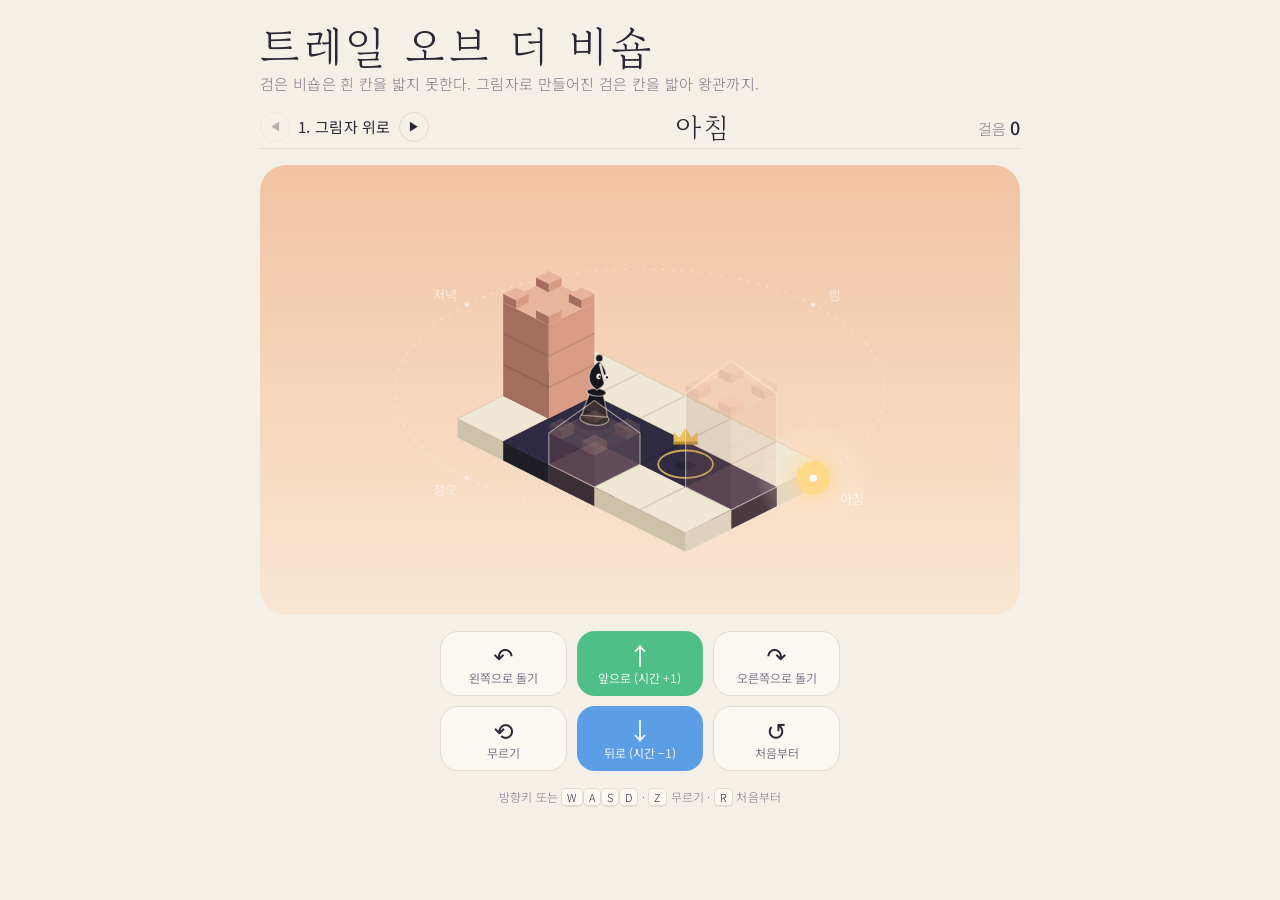
<file: index.html>
<!doctype html>
<html lang="ko">
<head>
<meta charset="utf-8">
<meta name="viewport" content="width=device-width, initial-scale=1, viewport-fit=cover">
<title>트레일 오브 더 비숍</title>
<meta name="claude:viewport-fit-sides" content="cover">
<link rel="stylesheet" href="https://fonts.googleapis.com/css2?family=Gowun+Batang:wght@400;700&family=Noto+Sans+KR:wght@300;400;500&display=swap">
<link rel="stylesheet" href="style.css">
</head>
<body>
<main class="app">
  <header class="top">
    <h1>트레일 오브 더 비숍</h1>
    <p class="tagline">검은 비숍은 흰 칸을 밟지 못한다. 그림자로 만들어진 검은 칸을 밟아 왕관까지.</p>
  </header>

  <section class="hud" aria-label="상태">
    <div class="hud-level">
      <button id="prevLevel" type="button" aria-label="이전 스테이지">◀</button>
      <span id="levelName">스테이지</span>
      <button id="nextLevel" type="button" aria-label="다음 스테이지">▶</button>
    </div>
    <div class="hud-time" id="timeLabel" aria-label="시각">06:00</div>
    <div class="hud-moves">걸음 <span id="moves">0</span></div>
  </section>

  <section class="sky" id="sky">
    <canvas id="board" width="640" height="420" aria-label="게임 보드"></canvas>
    <div class="overlay" id="overlay" hidden>
      <div class="card" role="dialog" aria-labelledby="overlayTitle">
        <h2 id="overlayTitle">클리어!</h2>
        <p id="overlayText"></p>
        <div class="row">
          <button class="btn" id="btnAgain" type="button">다시 하기</button>
          <button class="btn primary" id="btnNext" type="button">다음 스테이지</button>
        </div>
      </div>
    </div>
  </section>

  <section class="pad" aria-label="조작">
    <button type="button" data-action="L"><span class="k">↶</span><span class="l">왼쪽으로 돌기</span></button>
    <button type="button" class="fwd" data-action="F"><span class="k">↑</span><span class="l">앞으로 (시간 +1)</span></button>
    <button type="button" data-action="R"><span class="k">↷</span><span class="l">오른쪽으로 돌기</span></button>
    <button type="button" data-action="undo"><span class="k">⟲</span><span class="l">무르기</span></button>
    <button type="button" class="back" data-action="B"><span class="k">↓</span><span class="l">뒤로 (시간 −1)</span></button>
    <button type="button" data-action="restart"><span class="k">↺</span><span class="l">처음부터</span></button>
  </section>

  <p class="keys">방향키 또는 <kbd>W</kbd><kbd>A</kbd><kbd>S</kbd><kbd>D</kbd> · <kbd>Z</kbd> 무르기 · <kbd>R</kbd> 처음부터</p>
</main>
<script src="engine.js"></script>
<script src="levels.js"></script>
<script src="game.js"></script>
</body>
</html>
</file>
<file: style.css>
/* 레이아웃: 한 열 가운데 정렬. 제목 → HUD → 하늘(판) → 조작 → 설명.
   아트: 체스 × 모뉴먼트 밸리. 파스텔 바탕, 얇은 세리프 제목, 선은 가늘게, 그림자는 거의 없이. */
:root {
  --bg: #f4efe7;          /* 상아색 종이 */
  --fg: #2a2634;          /* 먹색 */
  --muted: #7d7588;
  --panel: #fbf8f3;
  --line: #e3dbcf;
  --accent: #c98b7b;      /* 탑의 분홍빛 테라코타 */
  --accent-ink: #fff8f2;
  --fwd: #4fbf87;         /* 앞 칸 민트 */
  --back: #5b9ee6;        /* 뒤 칸 하늘 */
  --font-display: 'Gowun Batang', 'Noto Serif KR', Georgia, serif;
  --font-body: 'Noto Sans KR', system-ui, -apple-system, 'Segoe UI', 'Malgun Gothic', sans-serif;
}
@media (prefers-color-scheme: dark) {
  :root:not([data-theme="light"]) {
    --bg: #1b1927; --fg: #ece6f0; --muted: #9d96ad; --panel: #262436; --line: #39354d;
    --accent: #e0a090; --accent-ink: #1b1927; --fwd: #4fbf87; --back: #5b9ee6;
    color-scheme: dark;
  }
}
:root[data-theme="dark"] {
  --bg: #1b1927; --fg: #ece6f0; --muted: #9d96ad; --panel: #262436; --line: #39354d;
  --accent: #e0a090; --accent-ink: #1b1927; --fwd: #4fbf87; --back: #5b9ee6;
  color-scheme: dark;
}

* { box-sizing: border-box; }
[hidden] { display: none !important; }
body {
  margin: 0;
  background: var(--bg);
  color: var(--fg);
  font-family: var(--font-body);
  font-weight: 300;
  font-size: 15px;
  line-height: 1.6;
  padding-left: max(16px, env(safe-area-inset-left, 0px));
  padding-right: max(16px, env(safe-area-inset-right, 0px));
  padding-block: 22px 44px;
}
.app { max-width: 760px; margin: 0 auto; display: grid; gap: 16px; }

.top { display: grid; gap: 2px; }
.top h1 {
  font-family: var(--font-display);
  font-weight: 400;
  font-size: 44px;
  line-height: 1.1;
  margin: 0;
  letter-spacing: 0.08em;
  text-wrap: balance;
}
.top .tagline { margin: 0; color: var(--muted); letter-spacing: 0.02em; }

.hud {
  display: flex; flex-wrap: wrap; align-items: center; justify-content: space-between; gap: 8px 16px;
  font-variant-numeric: tabular-nums;
  padding-bottom: 6px;
  border-bottom: 1px solid var(--line);
}
.hud-level { display: flex; align-items: center; gap: 8px; min-width: 0; }
.hud-level button {
  width: 30px; height: 30px; border-radius: 50%; border: 1px solid var(--line);
  background: transparent; color: var(--fg); cursor: pointer; font-size: 12px;
}
.hud-level button:disabled { opacity: 0.3; cursor: default; }
.hud-level span { font-weight: 400; letter-spacing: 0.02em; }
.hud-time { font-family: var(--font-display); font-size: 28px; line-height: 1; letter-spacing: 0.12em; }
.hud-moves { color: var(--muted); }
.hud-moves span { color: var(--fg); font-weight: 500; font-size: 18px; }

.sky {
  position: relative;
  border-radius: 26px;
  padding: 10px 10px 14px;
  overflow: hidden;
  background: linear-gradient(180deg, #f2c3a2 0%, #f9e7d4 100%);
}
canvas#board { display: block; width: 100%; height: auto; margin: 0 auto; touch-action: manipulation; }

.overlay {
  position: absolute; inset: 0; display: grid; place-items: center;
  background: rgba(42,38,52,0.42); padding: 16px;
}
.overlay .card {
  background: var(--panel); color: var(--fg);
  border-radius: 20px; padding: 26px 30px; display: grid; gap: 12px; text-align: center;
  min-width: min(100%, 260px);
  box-shadow: 0 16px 48px rgba(30,20,50,0.25);
}
.overlay h2 { font-family: var(--font-display); font-weight: 400; font-size: 32px; margin: 0; line-height: 1; letter-spacing: 0.1em; }
.overlay p { margin: 0; color: var(--muted); }
.overlay .row { display: flex; gap: 8px; justify-content: center; flex-wrap: wrap; }

button.btn {
  font-family: var(--font-body);
  font-size: 15px; padding: 10px 18px; border-radius: 999px;
  border: 1px solid var(--line); background: var(--panel); color: var(--fg); cursor: pointer;
  touch-action: manipulation;
}
button.btn.primary { background: var(--fg); color: var(--bg); border-color: transparent; }

.pad {
  display: grid; grid-template-columns: repeat(3, 1fr); gap: 10px;
  width: 100%; max-width: 400px; margin: 0 auto;
}
.pad button {
  font-family: var(--font-body);
  display: grid; justify-items: center; gap: 2px;
  padding: 11px 0 9px; border-radius: 18px;
  border: 1px solid var(--line); background: var(--panel); color: var(--fg);
  cursor: pointer; touch-action: manipulation; user-select: none; -webkit-user-select: none;
}
.pad button .k { font-size: 24px; line-height: 1; }
.pad button .l { font-size: 12px; color: var(--muted); }
.pad button.fwd { background: var(--fwd); color: #fff; border-color: transparent; }
.pad button.back { background: var(--back); color: #fff; border-color: transparent; }
.pad button.fwd .l, .pad button.back .l { color: #fff; opacity: 0.92; }
.pad button:active { transform: translateY(1px); }

button:focus-visible { outline: 2px solid var(--accent); outline-offset: 2px; }

.keys { margin: 0; text-align: center; color: var(--muted); font-size: 12px; letter-spacing: 0.02em; }
.keys kbd {
  font-family: var(--font-body); font-size: 11px;
  border: 1px solid var(--line); border-bottom-width: 2px; border-radius: 5px;
  padding: 0 5px; background: var(--panel); color: var(--fg);
}

@media (prefers-reduced-motion: reduce) {
  .pad button:active { transform: none; }
}
</file>
